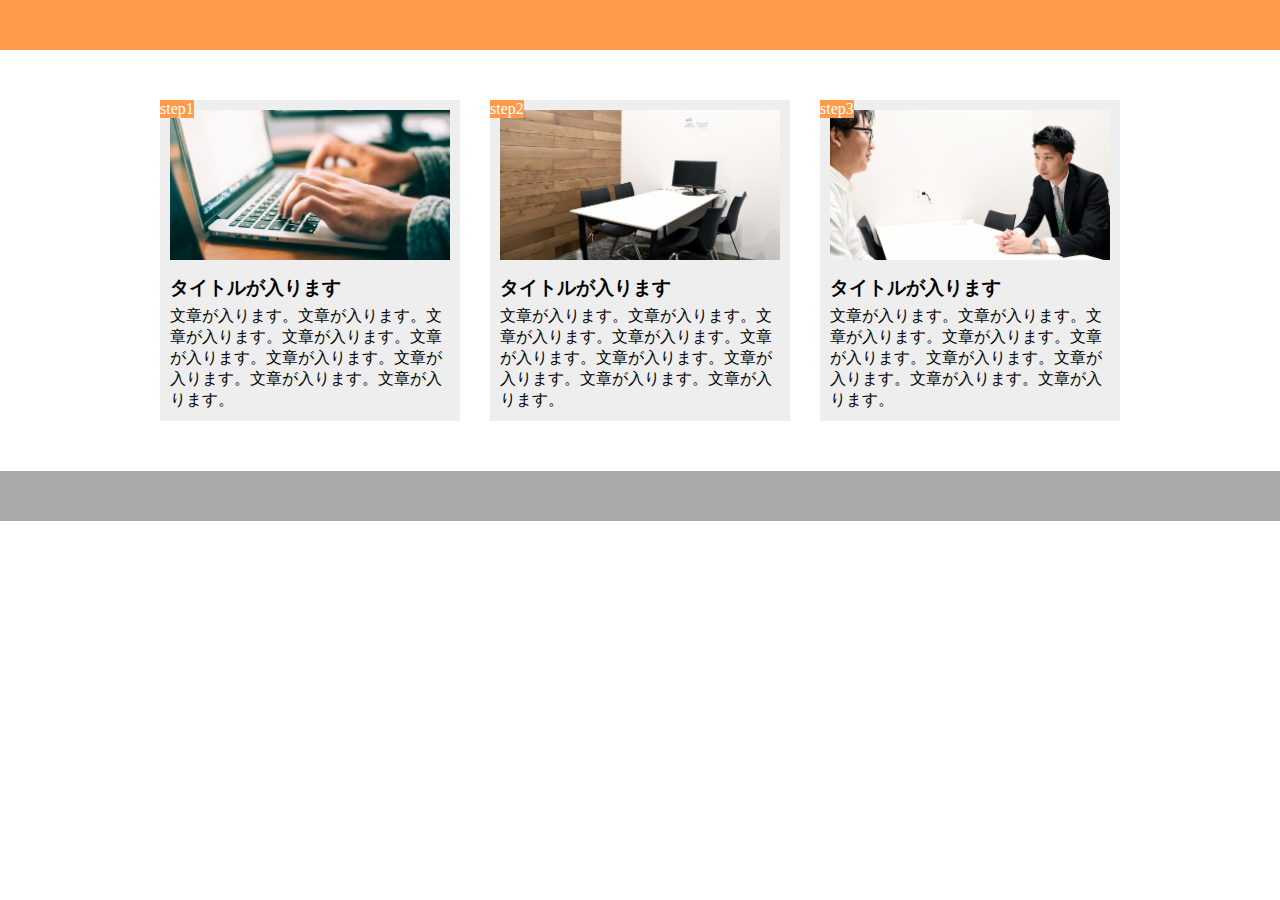
<file: responsive/index.html>
<!DOCTYPE html>
<html lang="ja">
  <head>
    <meta charset="UTF-8" />
    <meta name="viewport" content="width=device-width,initial-scale=1.0">
    <link rel="stylesheet" href="style.css" />
    <title>9章演習</title>
  </head>

  <body>
    <header></header>

    <main>
      <div class="step-box">
        <div class="step-img1"></div>
        <span class="step-name">step1</span>
        <h3 class="step-title">タイトルが入ります</h3>
        <p class="step-text">文章が入ります。文章が入ります。文章が入ります。文章が入ります。文章が入ります。文章が入ります。文章が入ります。文章が入ります。文章が入ります。</p>
      </div>
      <div class="step-box">
        <div class="step-img2"></div>
        <span class="step-name">step2</span>
        <h3 class="step-title">タイトルが入ります</h3>
        <p class="step-text">文章が入ります。文章が入ります。文章が入ります。文章が入ります。文章が入ります。文章が入ります。文章が入ります。文章が入ります。文章が入ります。</p>
      </div>
      <div class="step-box">
        <div class="step-img3"></div>
        <span class="step-name">step3</span>
        <h3 class="step-title">タイトルが入ります</h3>
        <p class="step-text">文章が入ります。文章が入ります。文章が入ります。文章が入ります。文章が入ります。文章が入ります。文章が入ります。文章が入ります。文章が入ります。</p>
      </div>
    </main>

    <footer></footer>
  </body>
</html>
</file>
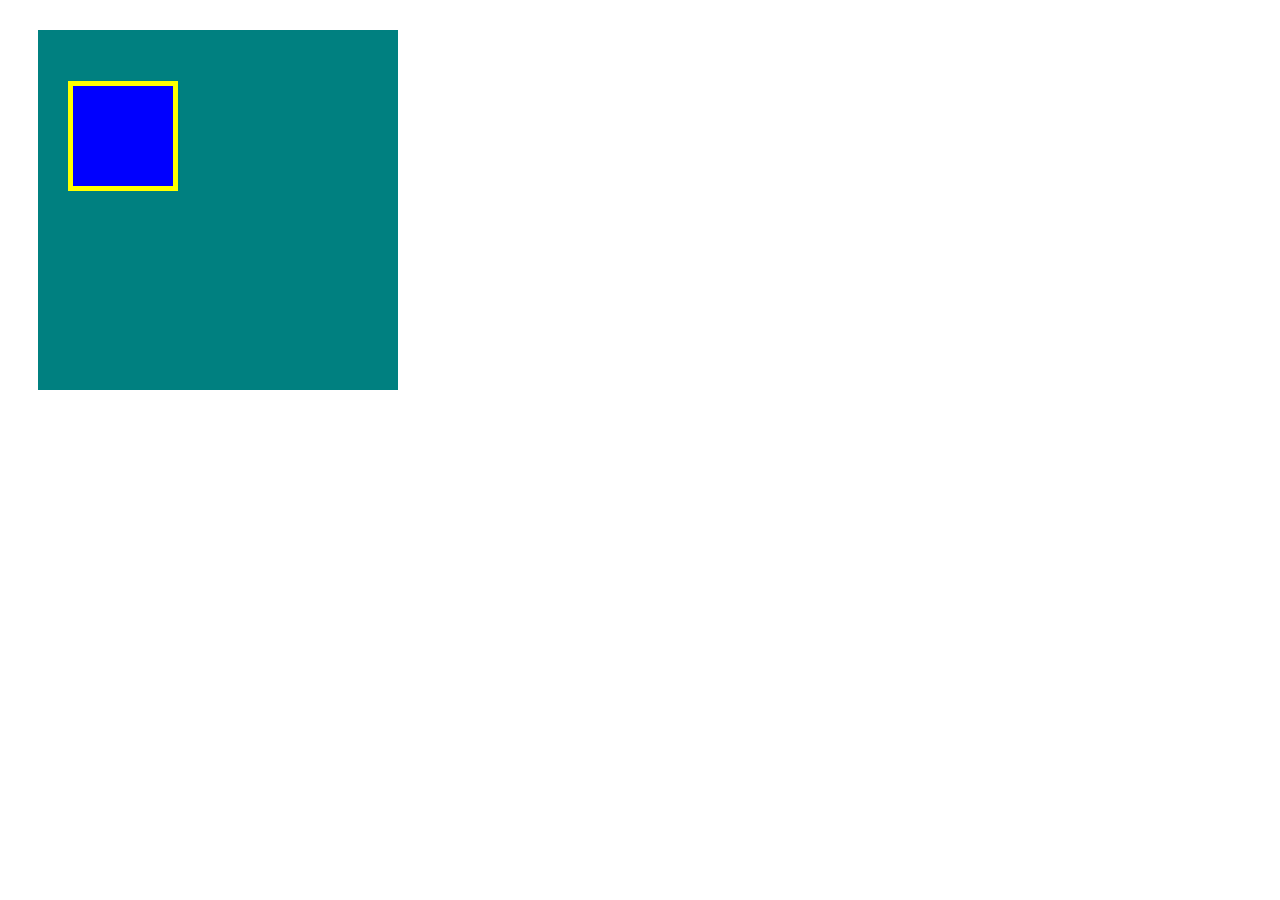
<file: box/box.html>
<!DOCTYPE HTML>
<html lang="ja">
  <head>
    <meta charset="UTF-8" />
    <link rel="stylesheet" href="box.css" />
    <title>BOX</title>
  </head>

  <body>
    <div class="box1">
    　<div class="box2"></div>
    </div>
  </body>
</html>
</file>
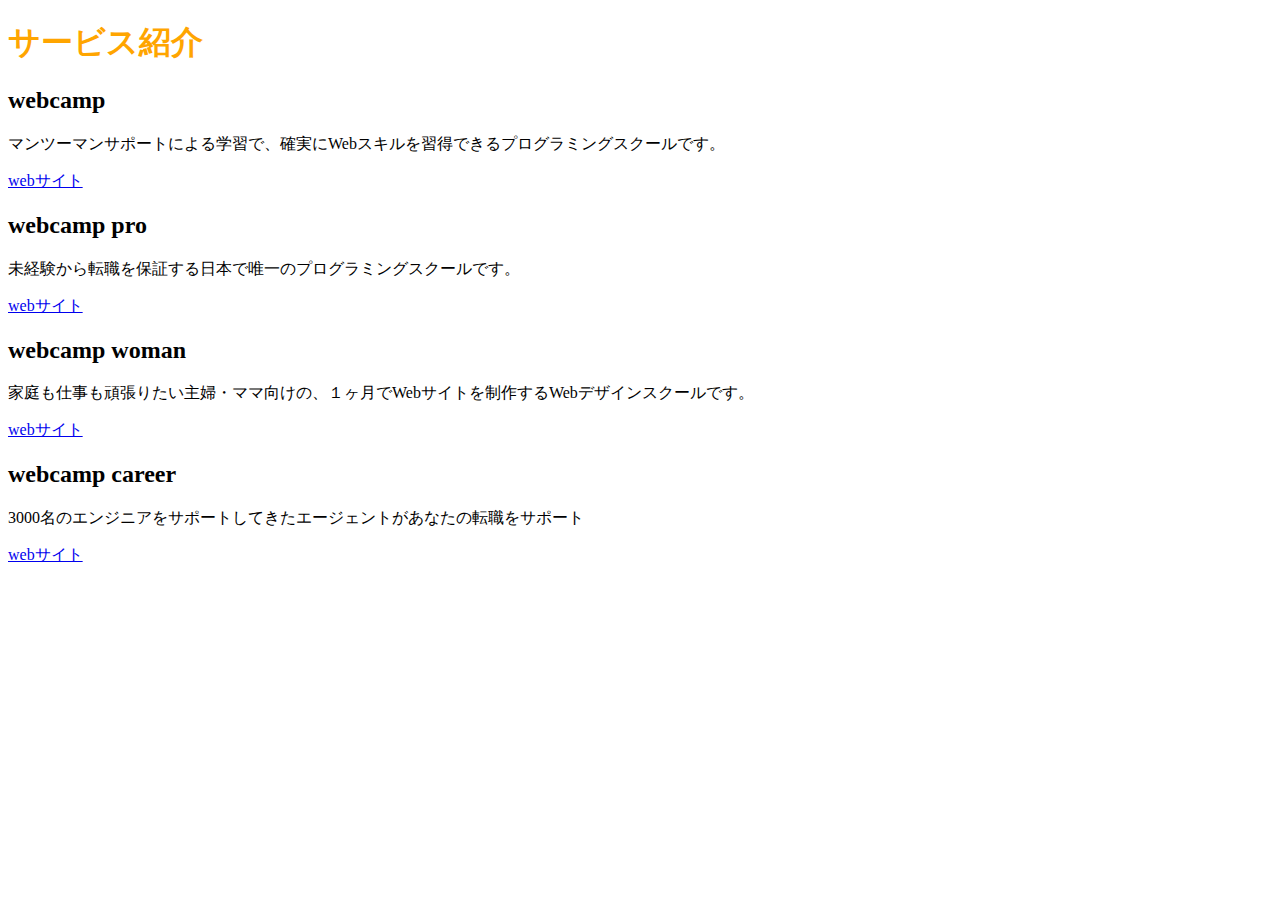
<file: chapter2/chapter2_exercise.html>
<!DOCTYPE HTML>
<html lang="ja">
  <head>
    <meta charset="UTF-8" />
    <title>2章演習</title>
    <h1 class=orange>サービス紹介</h1>
    <link rel="stylesheet" href="chapter2.css" />
    
  </head>
    <h2>webcamp</h2>
    <p>マンツーマンサポートによる学習で、確実にWebスキルを習得できるプログラミングスクールです。</p>
    <a href="https://web-camp.online/lesson/curriculums/299/contents/2646">webサイト</a>
    <h2>webcamp pro</h2>
    <p>未経験から転職を保証する日本で唯一のプログラミングスクールです。</p>
    <a href="https://web-camp.online/lesson/curriculums/299/contents/2646">webサイト</a>
    <h2>webcamp woman</h2>
    <p>家庭も仕事も頑張りたい主婦・ママ向けの、１ヶ月でWebサイトを制作するWebデザインスクールです。</p>
    <a href="https://web-camp.online/lesson/curriculums/299/contents/2646">webサイト</a>
    <h2>webcamp career</h2>
    <p>3000名のエンジニアをサポートしてきたエージェントがあなたの転職をサポート</p>
    <a href="https://web-camp.online/lesson/curriculums/299/contents/2646">webサイト</a>



  <body>
  </body>
</html>
</file>
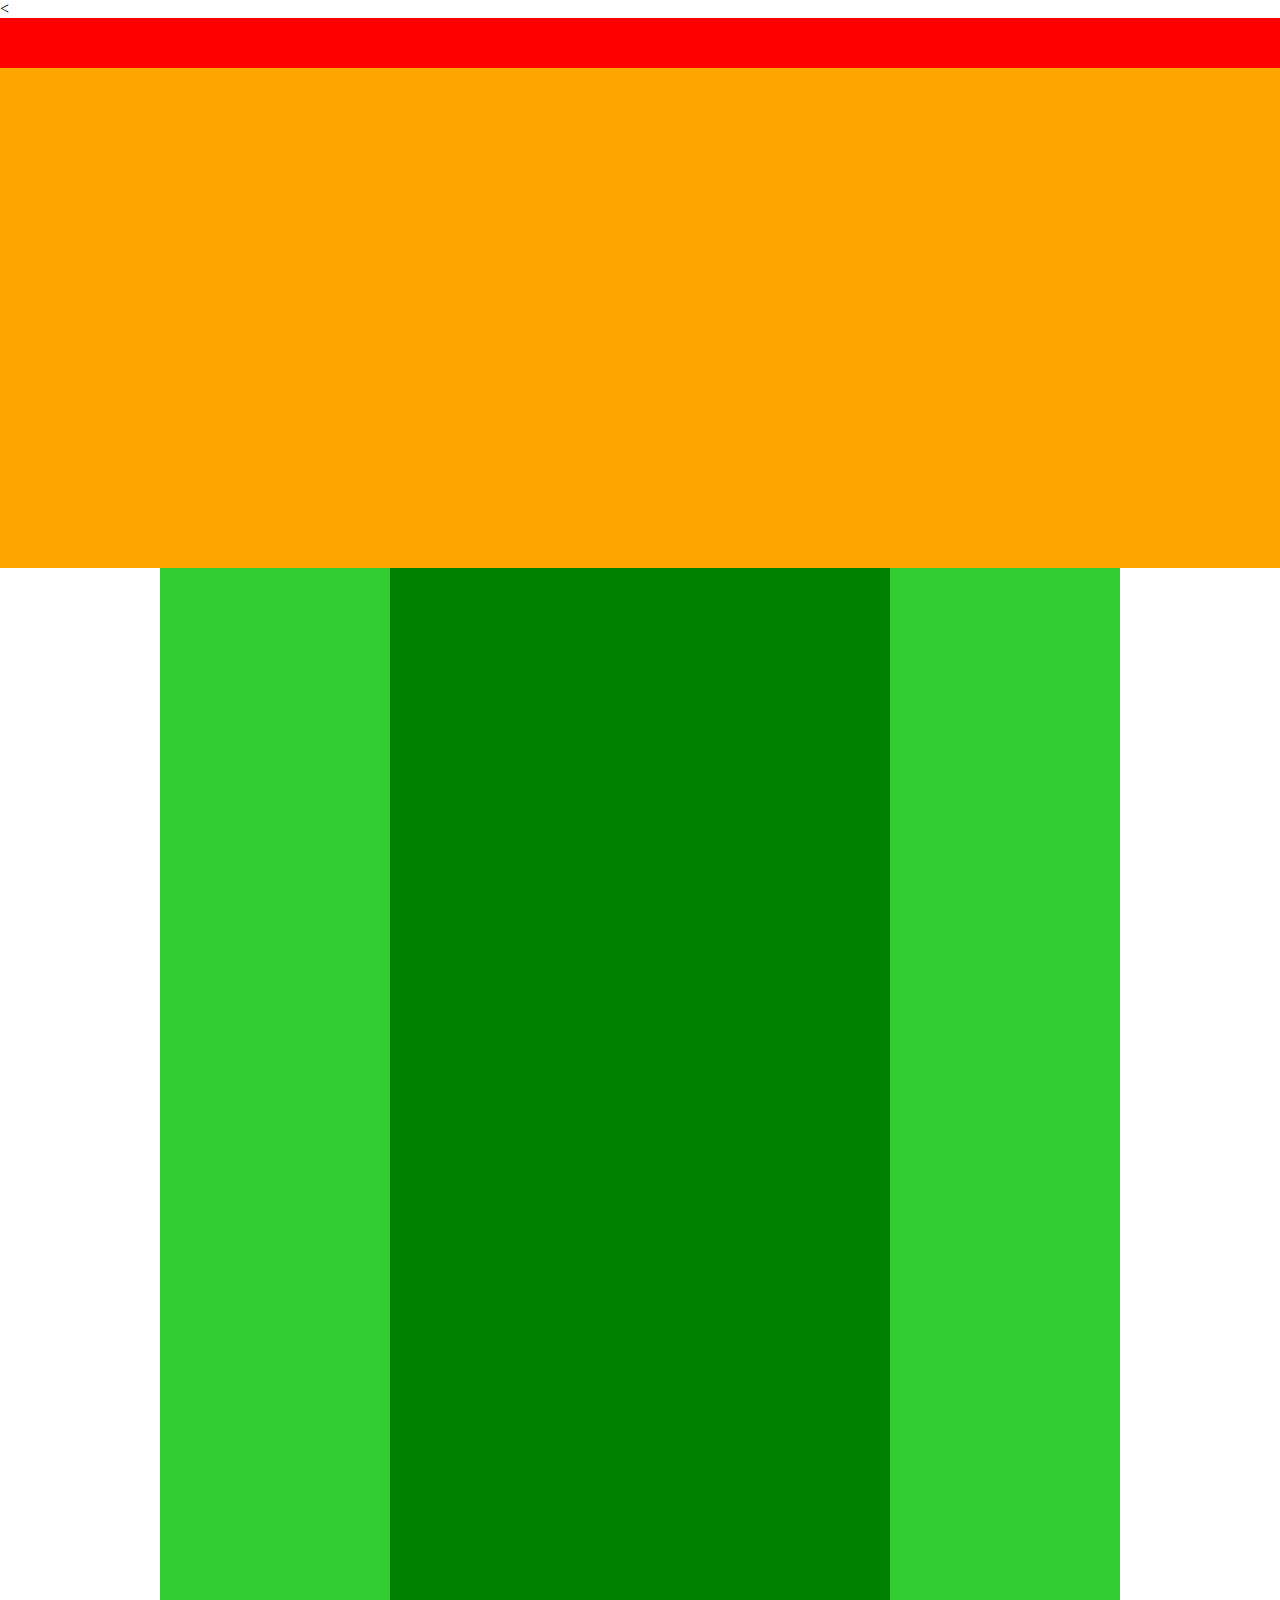
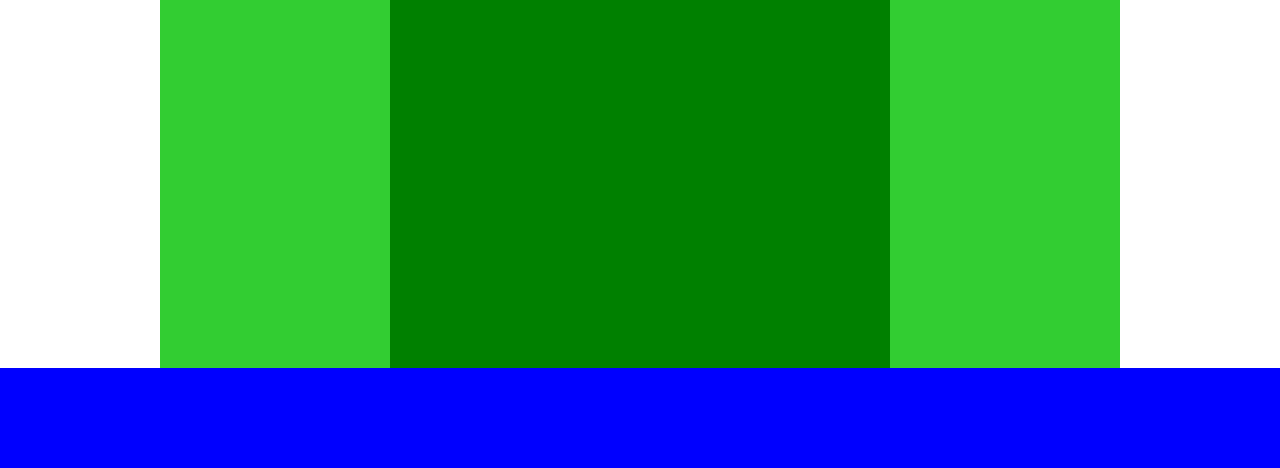
<file: chapter4/chapterindex.html>
<!DOCTYPE html>
<html lang="ja">
  <head></head>
  <<meta charset="UTF-8" />
    <link rel="stylesheet" href="chapter4style.css" />
    <title>4章演習</title>
</html>

<body>
  <div class="header"></div>
  <div class="main-visual"></div>
  <div class="main">
    <div class="left"></div>
    <div class="center"></div>
    <div class="right"></div>
  </div>
  <div class="footer"></div>
</body>
</file>
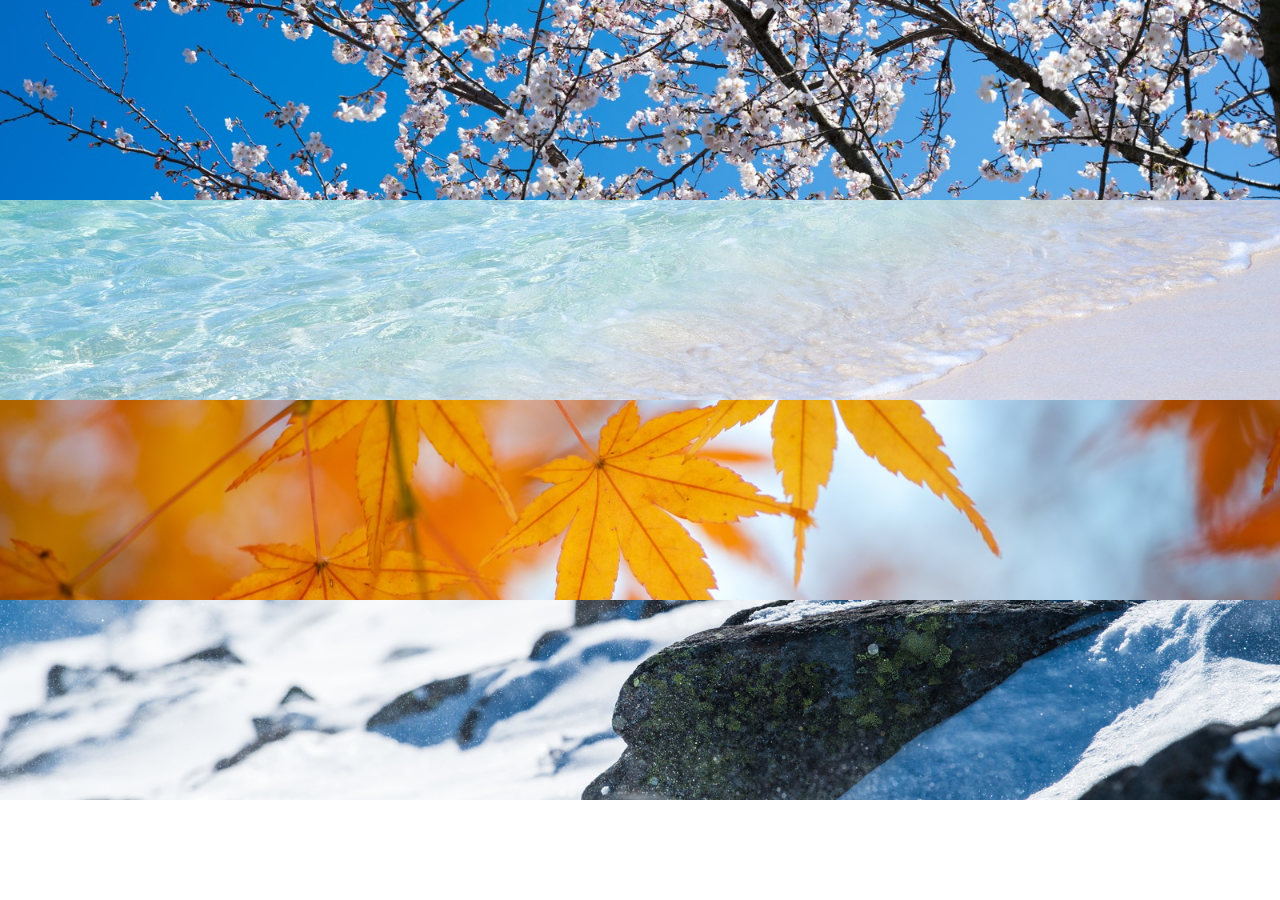
<file: chapter6/chapterindex6.html>
<!DOCTYPE html>
<html lang="ja">
  <head>
    <meta charset="UTF-8">
    <link rel="stylesheet" href="chapter6style.css">
    <title>6章演習</title>
  </head>

  <body>
    <div class="box1"></div>
    <div class="box2"></div>
    <div class="box3"></div>
    <div class="box4"></div>
  </body>
</html>
</file>
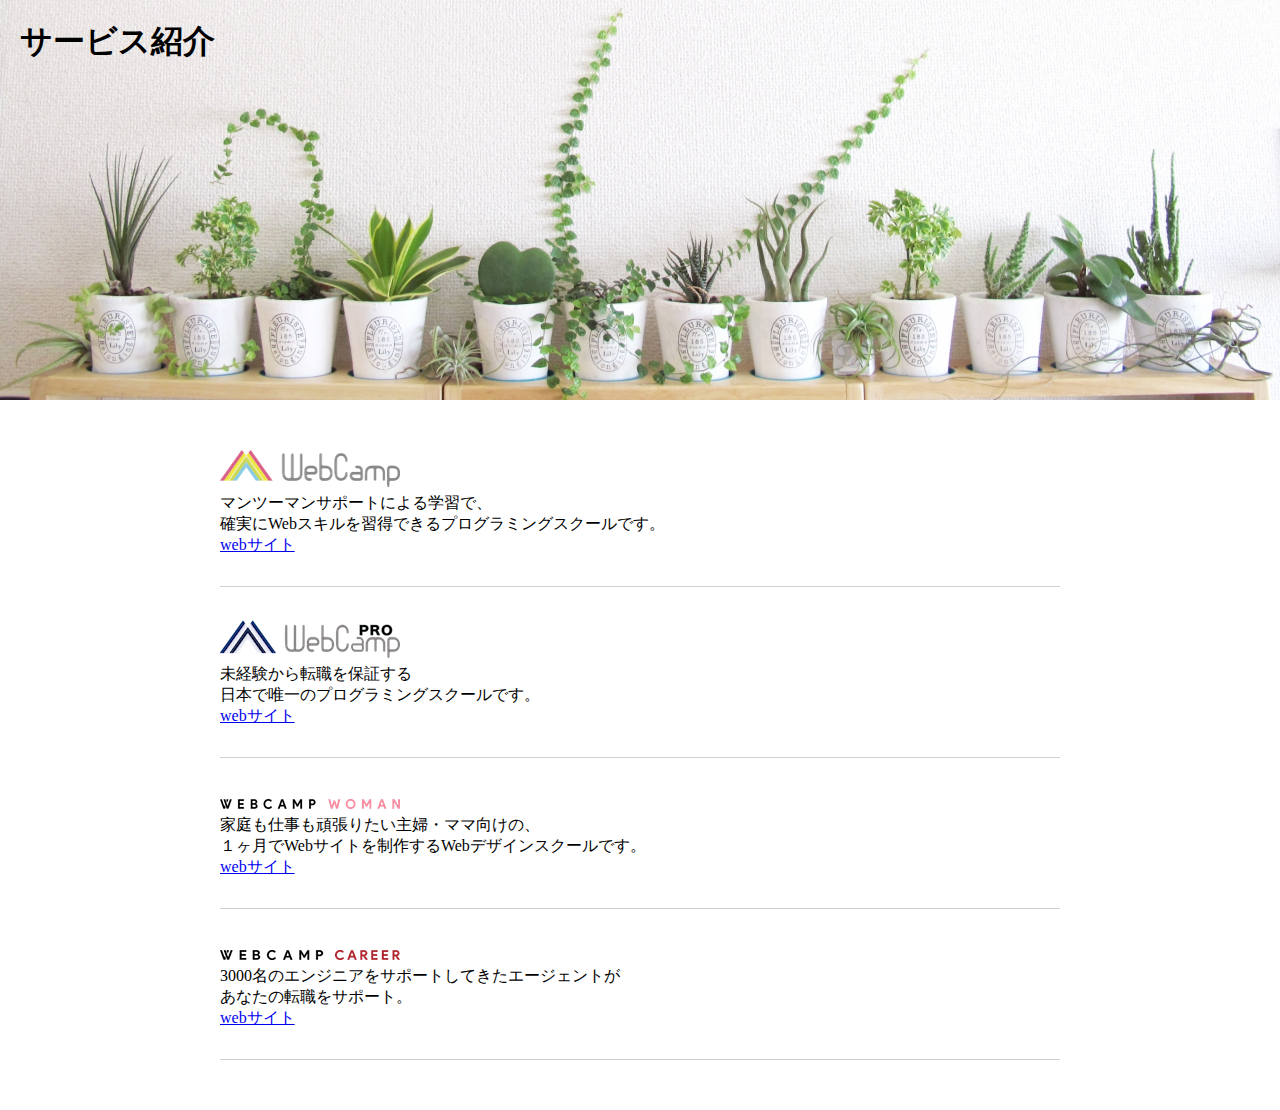
<file: chapter7/chapter7index.html>
<!DOCTYPE html>
<html lang="ja">
  <head>
    <meta charset="UTF-8">
      <title>7章演習</title>
      <link rel="stylesheet" href="chapter7style.css">
  </head>

  <body>
    <section class="main-visual">
      <h1 class="headline">サービス紹介</h1>
    </section>

    <main>
      <section class="webcamp">
        <h2>
          <img src="img/wc-logo.png" alt="ロゴ">
        </h2>
        <p>
          マンツーマンサポートによる学習で、<br>
          確実にWebスキルを習得できるプログラミングスクールです。
        </p>
        <a href="https://web-camp.io/">webサイト</a>
      </section>
      <section class="pro">
        <h2>
          <img src="img/wcp-logo.png" alt="ロゴ">
        </h2>
        <p>
          未経験から転職を保証する<br>
          日本で唯一のプログラミングスクールです。
        </p>
        <a href="https://web-camp.io/pro/">webサイト</a>
      </section>
      <section class="woman">
        <h2>
          <img src="img/wcw-logo.png" alt="ロゴ">
        </h2>
        <p>
          家庭も仕事も頑張りたい主婦・ママ向けの、<br>
          １ヶ月でWebサイトを制作するWebデザインスクールです。
        </p>
        <a href="http://web-camp.io/woman/">webサイト</a>
      </section>
      <section class="career">
        <h2>
          <img src="img/wcc-logo.png" alt="ロゴ">
        </h2>
        <p>
          3000名のエンジニアをサポートしてきたエージェントが<br>
          あなたの転職をサポート。
        </p>
        <a href="http://web-camp.io/career/">webサイト</a>
      </section>
    </main>
  </body>

</html>
</file>
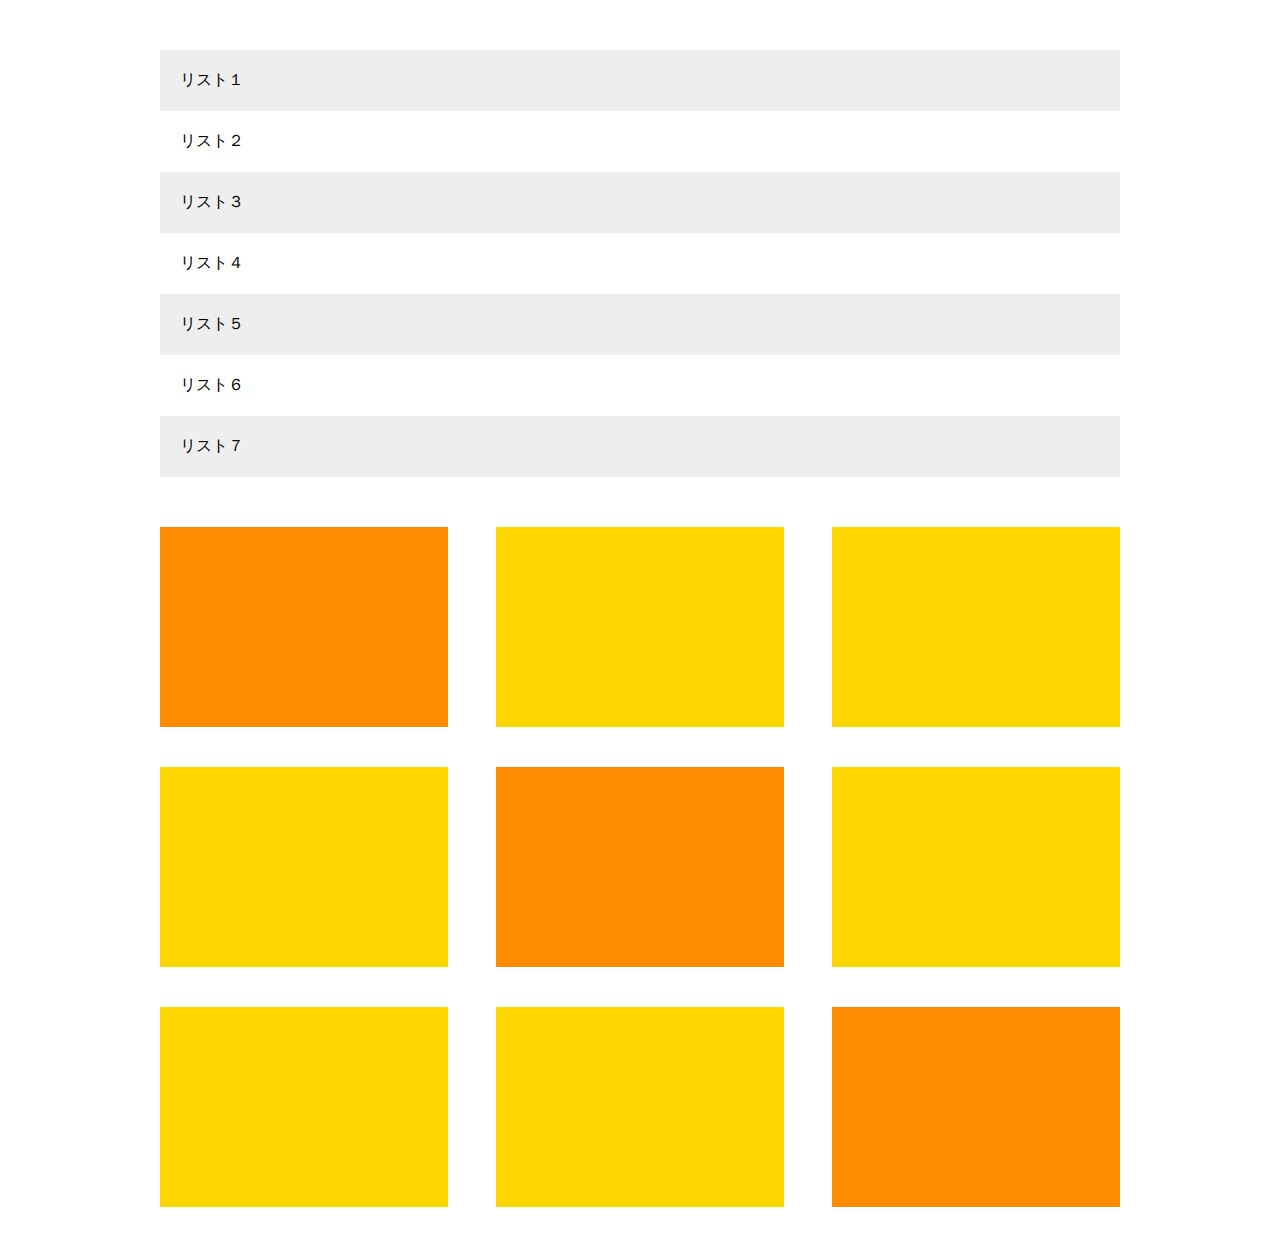
<file: chapter8/chapter8index8.html>
<!DOCTYPE html>
<html lang="ja">
  <head>
    <meta charset="UTF-8" />
    <link rel="stylesheet" href="chapter8style.css" />
    <title>8章演習</title>
  </head>

  <body>
    <main>
      <ul class="item-list">
        <li class="item">リスト１</li>
        <li class="item">リスト２</li>
        <li class="item">リスト３</li>
        <li class="item">リスト４</li>
        <li class="item">リスト５</li>
        <li class="item">リスト６</li>
        <li class="item">リスト７</li>
      </ul>
      <div class="box-list">
        <div class="box"></div>
        <div class="box"></div>
        <div class="box"></div>
        <div class="box"></div>
        <div class="box"></div>
        <div class="box"></div>
        <div class="box"></div>
        <div class="box"></div>
        <div class="box"></div>
      </div>
    </main>
  </body>

</html>
</file>
<file: responsive/style.css>
* {
  margin: 0;
  padding: 0;
  box-sizing: border-box;
}

header {
  height: 50px;
  background-color: #FF9A4B;
}

main {
  width: 960px;
  margin: 50px auto;
  display: flex;
}

.step-box {
  width: 300px;
  margin-right: 30px;
  padding: 10px;
  position: relative;
  background-color: #EEEEEE;
}

.step-box:last-child {
  margin-right: 0;
}

.step-img1 {
  height: 150px;
  background-image: url(flow01.png);
  background-position: bottom;
  background-size: cover;
}

.step-img2 {
  height: 150px;
  background-image: url(flow02.png);
  background-position: bottom;
  background-size: cover;
}

.step-img3 {
  height: 150px;
  background-image: url(flow03.png);
  background-position: bottom;
  background-size: cover;
}

.step-name {
  position: absolute;
  top: 0;
  left: 0;
  background-color: #FF9A4B;
  color: #fff;
}

.step-title {
  margin: 15px 0 5px 0;
}

footer {
  height: 50px;
  background-color: #AAAAAA;
}

@media screen and (max-width: 768px) {
  main {
    width: 100%;
    display: block;
  }

  .step-box {
    width: 90%;
    margin: 0 auto 20px;
  }

  .step-box:last-child {
    margin:0 auto 0;
  }

}
</file>
<file: box/box.css>
.box1{
  width: 300px;
  height: 300px;
  background-color: #008080;
  margin: 30px;
  padding: 30px;
  
}

.box2{
  width: 100px;
  height: 100px;
  background-color: blue;
  border: 5px solid yellow;
}
</file>
<file: chapter2/chapter2.css>
.orange{
  color: orange;
}
</file>
<file: chapter4/chapter4style.css>
* {
  margin: 0;
  padding: 0;
  box-sizing: border-box;
}

.header {
  width: 100%;
  height: 50px;
  background-color: red;
}

.main-visual {
  width: 100%;
  height: 500px;
  background-color: orange;
}

.main {
  width: 960px;
  display: flex;
  justify-content: center;
  margin: 0 auto;
}

.left {
  width: 230px;
  height: 1400px;
  background-color: limegreen;
}

.center {
  width: 500px;
  height:1400px;
  background-color: green;
}

.right {
  width: 230px;
  height: 1400px;
  background-color: limegreen;
}

.footer {
  width: 100%;
  height: 100px;
  background-color: blue;
}
</file>
<file: chapter6/chapter6style.css>
* {
  margin: 0;
  padding: 0;
  box-sizing: border-box;
}

.box1 {
  height: 200px;
  background-image: url(img/box1.jpg);
  background-size: cover;
  background-position: center;
}

.box2 {
  height: 200px;
  background-image: url(img/box2.jpg);
  background-size: cover;
  background-position: center;
}

.box3 {
  height: 200px;
  background-image: url(img/box3.jpg);
  background-size: cover;
  background-position: center;
}

.box4 {
  height: 200px;
  background-image: url(img/box4.jpg);
  background-size: cover;
  background-position: center;
}
</file>
<file: chapter7/chapter7style.css>
* {
  margin: 0;
  padding: 0;
  box-sizing: border-box;
}

.main-visual {
  width:100%;
  height:400px;
  background-image: url(img/mv.jpg);
  background-size: cover;
  background-position: bottom;
}
.headline {
  padding: 20px;

}
main {
  width: 840px;
  margin: 50px auto;
}

.webcamp {
  margin-bottom: 30px;
  border-bottom: 1px solid #d1d1d1;
  padding-bottom: 30px;
}

.pro {
  margin-bottom: 30px;
  border-bottom: 1px solid #d1d1d1;
  padding-bottom: 30px;
}

.woman {
  margin-bottom: 30px;
  border-bottom: 1px solid #d1d1d1;
  padding-bottom: 30px;
}

.career {
  border-bottom: 1px solid #d1d1d1;
  padding-bottom: 30px;
}
</file>
<file: chapter8/chapter8style.css>
* {
  margin: 0;
  padding: 0;
  box-sizing: border-box;
}

main {
  width: 960px;
  margin: 50px auto;
}

.item-list {
  margin-bottom: 50px;
}

.item {
  padding: 20px;
  list-style: none;
}

.item:nth-child(odd) {
  background-color: #eee;
}

.box-list {
  display: flex;
  flex-wrap: wrap;
}

.box {
  background-color: #ffd700;
  width: 30%;
  height: 200px;
  margin-right: 5%;
  margin-bottom: 40px;
}

.box:first-child,
.box:nth-child(5),
.box:last-child {
  background-color: #ff8c00;
}

.box:nth-child(3n) {
  margin-right: 0;
}

.box:nth-last-child(-n + 3) {
  margin-bottom: 0;
}
</file>
